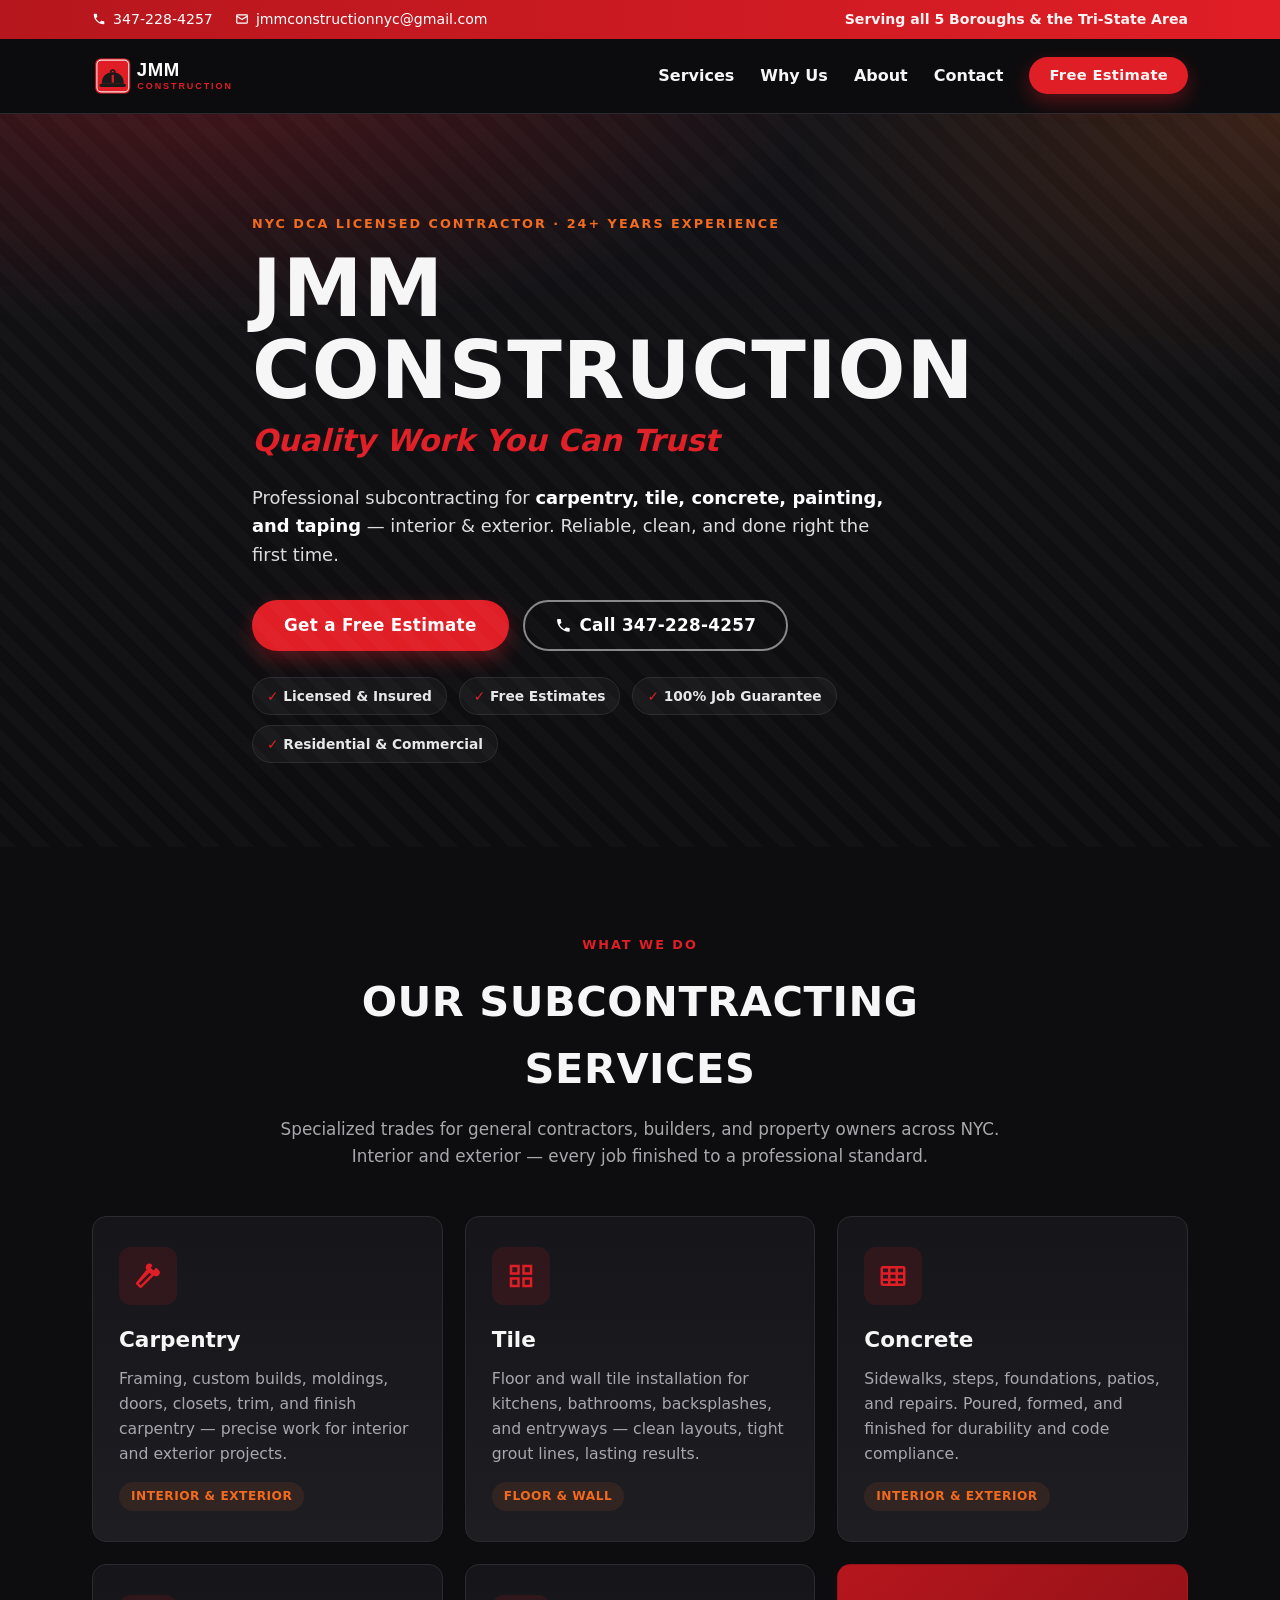
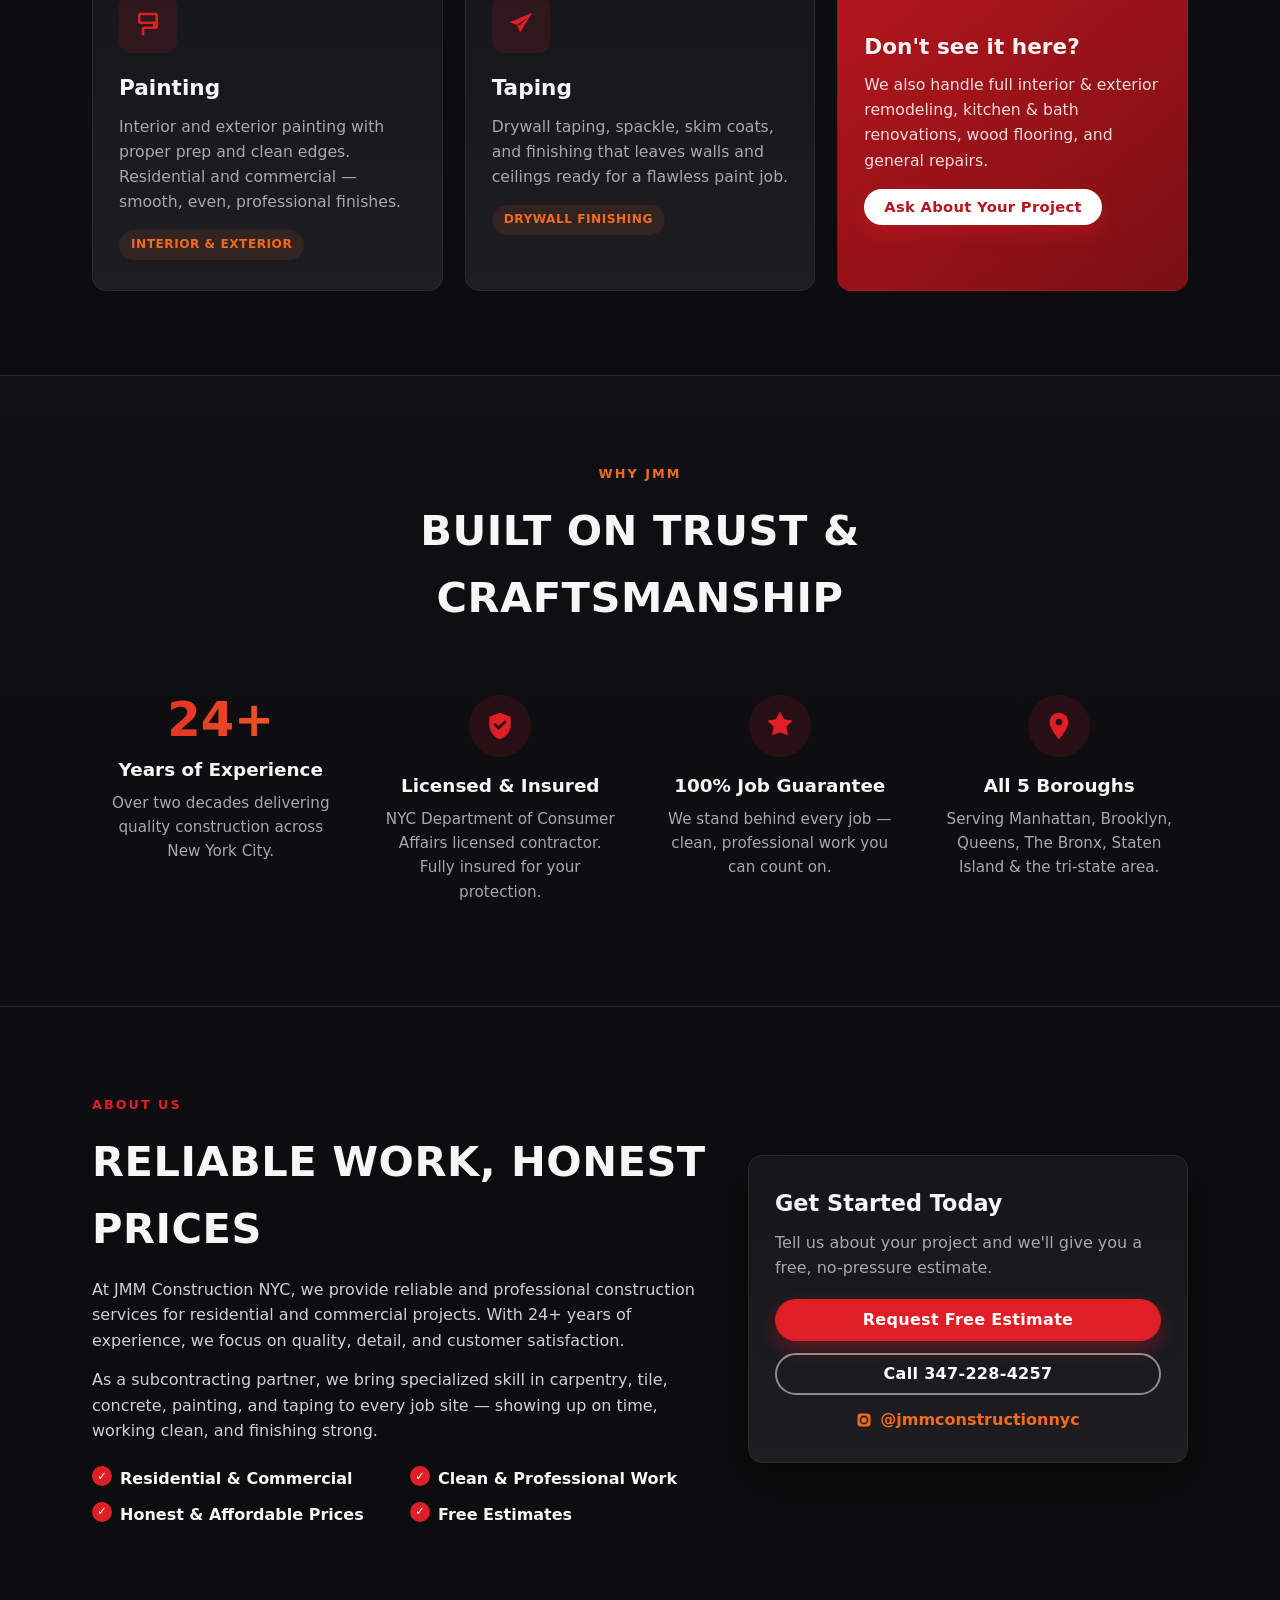
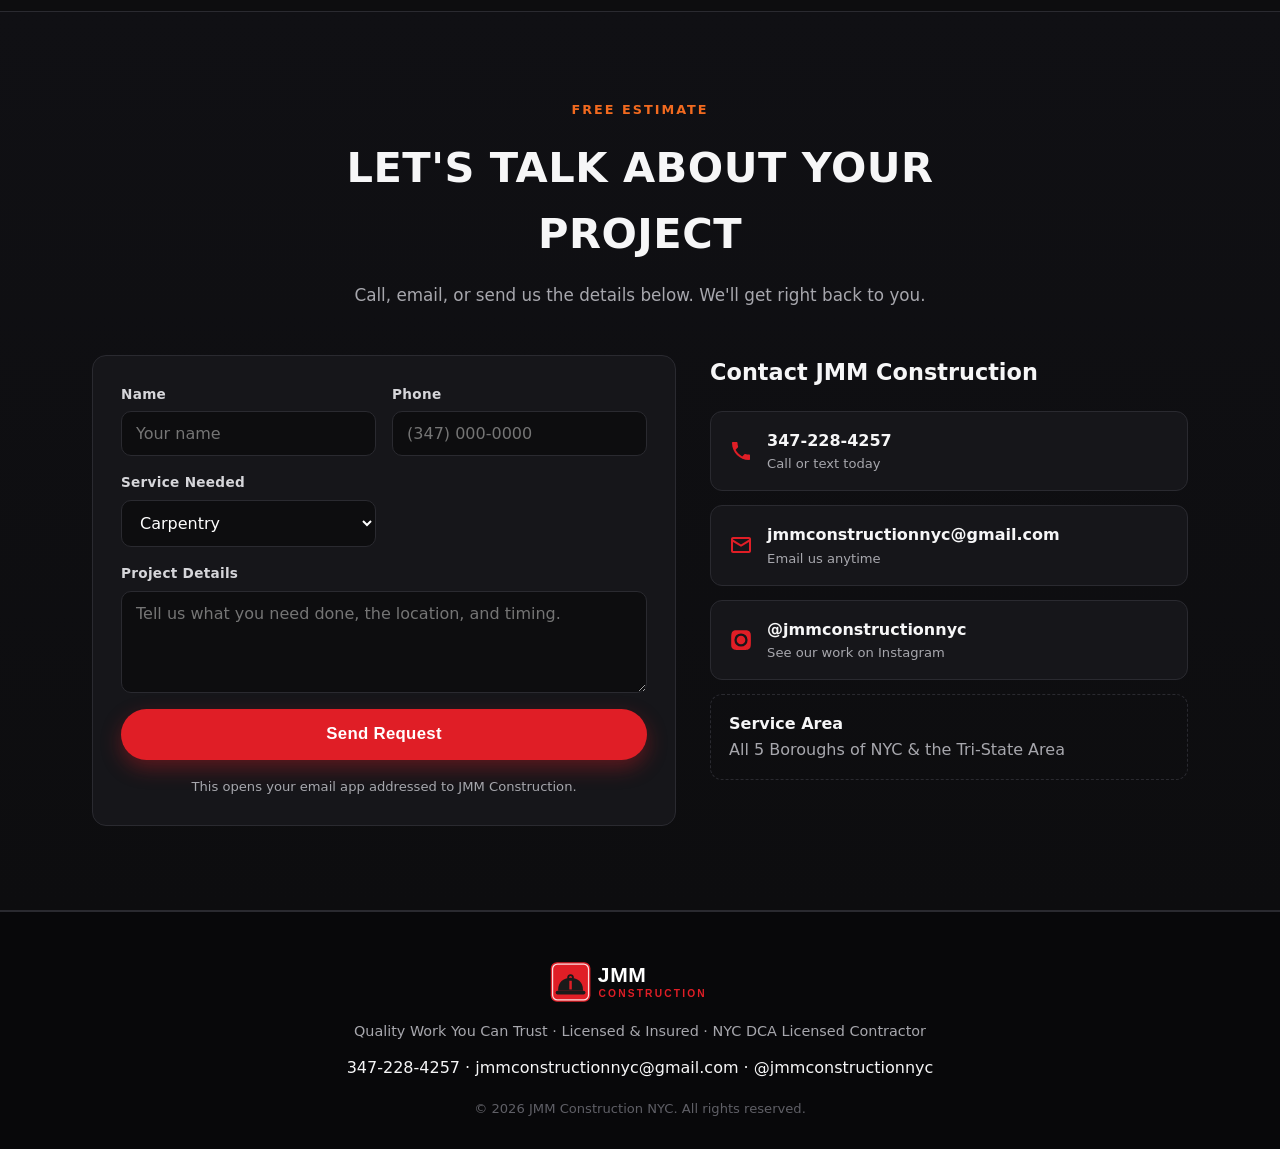
<file: index.html>
<!DOCTYPE html>
<html lang="en">
<head>
  <meta charset="UTF-8" />
  <meta name="viewport" content="width=device-width, initial-scale=1.0" />
  <title>JMM Construction NYC | Carpentry, Tile, Concrete, Painting & Taping</title>
  <meta name="description" content="JMM Construction NYC — professional subcontracting for carpentry, tile, concrete, painting, and taping. Interior & exterior work. Licensed & insured, serving all 5 boroughs and the tri-state area. Free estimates." />
  <meta name="theme-color" content="#0d0d0f" />

  <!-- Open Graph / social -->
  <meta property="og:title" content="JMM Construction NYC" />
  <meta property="og:description" content="Carpentry · Tile · Concrete · Painting · Taping — Interior & Exterior. Licensed & insured. Free estimates. Serving all 5 boroughs & tri-state." />
  <meta property="og:type" content="website" />

  <link rel="icon" href="assets/img/favicon.svg" type="image/svg+xml" />
  <link rel="stylesheet" href="assets/css/styles.css" />
</head>
<body>
  <!-- Top contact bar -->
  <div class="topbar">
    <div class="container topbar__inner">
      <span class="topbar__item">
        <svg class="ico" viewBox="0 0 24 24" aria-hidden="true"><path d="M6.6 10.8c1.4 2.8 3.8 5.1 6.6 6.6l2.2-2.2c.3-.3.7-.4 1-.2 1.2.4 2.4.6 3.6.6.6 0 1 .4 1 1V20c0 .6-.4 1-1 1C10.6 21 3 13.4 3 4c0-.6.4-1 1-1h3.5c.6 0 1 .4 1 1 0 1.3.2 2.5.6 3.6.1.4 0 .8-.3 1l-2.2 2.2z"/></svg>
        <a href="tel:+13472284257">347-228-4257</a>
      </span>
      <span class="topbar__item">
        <svg class="ico" viewBox="0 0 24 24" aria-hidden="true"><path d="M4 4h16c1.1 0 2 .9 2 2v12c0 1.1-.9 2-2 2H4c-1.1 0-2-.9-2-2V6c0-1.1.9-2 2-2zm0 2v.4l8 5 8-5V6H4zm16 12V8.9l-7.5 4.7c-.3.2-.7.2-1 0L4 8.9V18h16z"/></svg>
        <a href="mailto:jmmconstructionnyc@gmail.com">jmmconstructionnyc@gmail.com</a>
      </span>
      <span class="topbar__item topbar__area">Serving all 5 Boroughs &amp; the Tri-State Area</span>
    </div>
  </div>

  <!-- Navigation -->
  <header class="nav" id="nav">
    <div class="container nav__inner">
      <a class="brand" href="#top" aria-label="JMM Construction home">
        <img src="assets/img/logo.svg" alt="JMM Construction" class="brand__logo" />
      </a>
      <button class="nav__toggle" id="navToggle" aria-label="Open menu" aria-expanded="false">
        <span></span><span></span><span></span>
      </button>
      <nav class="nav__links" id="navLinks">
        <a href="#services">Services</a>
        <a href="#why">Why Us</a>
        <a href="#about">About</a>
        <a href="#contact">Contact</a>
        <a href="#contact" class="btn btn--sm btn--primary">Free Estimate</a>
      </nav>
    </div>
  </header>

  <!-- Hero -->
  <section class="hero" id="top">
    <div class="hero__overlay"></div>
    <div class="container hero__inner">
      <span class="eyebrow">NYC DCA Licensed Contractor &middot; 24+ Years Experience</span>
      <h1 class="hero__title">JMM Construction</h1>
      <p class="hero__tag">Quality Work You Can Trust</p>
      <p class="hero__sub">
        Professional subcontracting for <strong>carpentry, tile, concrete, painting, and taping</strong>
        — interior &amp; exterior. Reliable, clean, and done right the first time.
      </p>
      <div class="hero__cta">
        <a href="#contact" class="btn btn--primary btn--lg">Get a Free Estimate</a>
        <a href="tel:+13472284257" class="btn btn--ghost btn--lg">
          <svg class="ico" viewBox="0 0 24 24" aria-hidden="true"><path d="M6.6 10.8c1.4 2.8 3.8 5.1 6.6 6.6l2.2-2.2c.3-.3.7-.4 1-.2 1.2.4 2.4.6 3.6.6.6 0 1 .4 1 1V20c0 .6-.4 1-1 1C10.6 21 3 13.4 3 4c0-.6.4-1 1-1h3.5c.6 0 1 .4 1 1 0 1.3.2 2.5.6 3.6.1.4 0 .8-.3 1l-2.2 2.2z"/></svg>
          Call 347-228-4257
        </a>
      </div>
      <ul class="hero__badges">
        <li>Licensed &amp; Insured</li>
        <li>Free Estimates</li>
        <li>100% Job Guarantee</li>
        <li>Residential &amp; Commercial</li>
      </ul>
    </div>
  </section>

  <!-- Services -->
  <section class="section" id="services">
    <div class="container">
      <div class="section__head">
        <span class="eyebrow eyebrow--dark">What We Do</span>
        <h2 class="section__title">Our Subcontracting Services</h2>
        <p class="section__lead">Specialized trades for general contractors, builders, and property owners across NYC. Interior and exterior — every job finished to a professional standard.</p>
      </div>

      <div class="grid grid--services">
        <article class="card">
          <div class="card__icon" aria-hidden="true">
            <svg viewBox="0 0 24 24"><path d="M20.7 7.3l-1.4-1.4c-.4-.4-1-.4-1.4 0l-1.6 1.6-2.2-2.2 1-1c.4-.4.4-1 0-1.4l-.6-.6a3 3 0 0 0-4 4l.5.5L2.6 17.2c-.4.4-.4 1 0 1.4l2.8 2.8c.4.4 1 .4 1.4 0l9.9-9.9.5.5a3 3 0 0 0 4-4l-.5-.7zM6.1 19.3l-1.4-1.4 8.5-8.5 1.4 1.4-8.5 8.5z"/></svg>
          </div>
          <h3 class="card__title">Carpentry</h3>
          <p class="card__text">Framing, custom builds, moldings, doors, closets, trim, and finish carpentry — precise work for interior and exterior projects.</p>
          <span class="card__tag">Interior &amp; Exterior</span>
        </article>

        <article class="card">
          <div class="card__icon" aria-hidden="true">
            <svg viewBox="0 0 24 24"><path d="M3 3h8v8H3V3zm2 2v4h4V5H5zm8-2h8v8h-8V3zm2 2v4h4V5h-4zM3 13h8v8H3v-8zm2 2v4h4v-4H5zm8-2h8v8h-8v-8zm2 2v4h4v-4h-4z"/></svg>
          </div>
          <h3 class="card__title">Tile</h3>
          <p class="card__text">Floor and wall tile installation for kitchens, bathrooms, backsplashes, and entryways — clean layouts, tight grout lines, lasting results.</p>
          <span class="card__tag">Floor &amp; Wall</span>
        </article>

        <article class="card">
          <div class="card__icon" aria-hidden="true">
            <svg viewBox="0 0 24 24"><path d="M2 6a2 2 0 0 1 2-2h16a2 2 0 0 1 2 2v12a2 2 0 0 1-2 2H4a2 2 0 0 1-2-2V6zm2 0v3h4V6H4zm6 0v3h4V6h-4zm6 0v3h4V6h-4zM4 11v3h4v-3H4zm6 0v3h4v-3h-4zm6 0v3h4v-3h-4zM4 16v2h4v-2H4zm6 0v2h4v-2h-4zm6 0v2h4v-2h-4z"/></svg>
          </div>
          <h3 class="card__title">Concrete</h3>
          <p class="card__text">Sidewalks, steps, foundations, patios, and repairs. Poured, formed, and finished for durability and code compliance.</p>
          <span class="card__tag">Interior &amp; Exterior</span>
        </article>

        <article class="card">
          <div class="card__icon" aria-hidden="true">
            <svg viewBox="0 0 24 24"><path d="M18 3H6c-1.1 0-2 .9-2 2v5c0 1.1.9 2 2 2h10v2H9c-1.1 0-2 .9-2 2v5h2v-5h9c1.1 0 2-.9 2-2V5c0-1.1-.9-2-2-2zm0 7H6V5h12v5z"/></svg>
          </div>
          <h3 class="card__title">Painting</h3>
          <p class="card__text">Interior and exterior painting with proper prep and clean edges. Residential and commercial — smooth, even, professional finishes.</p>
          <span class="card__tag">Interior &amp; Exterior</span>
        </article>

        <article class="card">
          <div class="card__icon" aria-hidden="true">
            <svg viewBox="0 0 24 24"><path d="M21 3L3 10.5l6 2.3 2.3 6L21 3zm-3.8 3.9l-6.1 6.1-1.9-.7 8-5.4z"/></svg>
          </div>
          <h3 class="card__title">Taping</h3>
          <p class="card__text">Drywall taping, spackle, skim coats, and finishing that leaves walls and ceilings ready for a flawless paint job.</p>
          <span class="card__tag">Drywall Finishing</span>
        </article>

        <article class="card card--cta">
          <h3 class="card__title">Don't see it here?</h3>
          <p class="card__text">We also handle full interior &amp; exterior remodeling, kitchen &amp; bath renovations, wood flooring, and general repairs.</p>
          <a href="#contact" class="btn btn--primary btn--sm">Ask About Your Project</a>
        </article>
      </div>
    </div>
  </section>

  <!-- Why choose us -->
  <section class="section section--dark" id="why">
    <div class="container">
      <div class="section__head">
        <span class="eyebrow">Why JMM</span>
        <h2 class="section__title">Built on Trust &amp; Craftsmanship</h2>
      </div>
      <div class="grid grid--why">
        <div class="feature">
          <div class="feature__num">24+</div>
          <h3>Years of Experience</h3>
          <p>Over two decades delivering quality construction across New York City.</p>
        </div>
        <div class="feature">
          <div class="feature__icon" aria-hidden="true">
            <svg viewBox="0 0 24 24"><path d="M12 2l8 3v6c0 5-3.4 9.4-8 11-4.6-1.6-8-6-8-11V5l8-3zm-1 13l6-6-1.4-1.4L11 12.2 8.4 9.6 7 11l4 4z"/></svg>
          </div>
          <h3>Licensed &amp; Insured</h3>
          <p>NYC Department of Consumer Affairs licensed contractor. Fully insured for your protection.</p>
        </div>
        <div class="feature">
          <div class="feature__icon" aria-hidden="true">
            <svg viewBox="0 0 24 24"><path d="M12 1l3 6 6.5.9-4.7 4.6 1.1 6.5L12 16.9 6.1 19l1.1-6.5L2.5 7.9 9 7l3-6z"/></svg>
          </div>
          <h3>100% Job Guarantee</h3>
          <p>We stand behind every job — clean, professional work you can count on.</p>
        </div>
        <div class="feature">
          <div class="feature__icon" aria-hidden="true">
            <svg viewBox="0 0 24 24"><path d="M12 2C8.1 2 5 5.1 5 9c0 5.2 7 13 7 13s7-7.8 7-13c0-3.9-3.1-7-7-7zm0 9.5A2.5 2.5 0 1 1 12 6.5a2.5 2.5 0 0 1 0 5z"/></svg>
          </div>
          <h3>All 5 Boroughs</h3>
          <p>Serving Manhattan, Brooklyn, Queens, The Bronx, Staten Island &amp; the tri-state area.</p>
        </div>
      </div>
    </div>
  </section>

  <!-- About -->
  <section class="section" id="about">
    <div class="container about">
      <div class="about__text">
        <span class="eyebrow eyebrow--dark">About Us</span>
        <h2 class="section__title">Reliable Work, Honest Prices</h2>
        <p>At JMM Construction NYC, we provide reliable and professional construction services for residential and commercial projects. With 24+ years of experience, we focus on quality, detail, and customer satisfaction.</p>
        <p>As a subcontracting partner, we bring specialized skill in carpentry, tile, concrete, painting, and taping to every job site — showing up on time, working clean, and finishing strong.</p>
        <ul class="checklist">
          <li>Residential &amp; Commercial</li>
          <li>Clean &amp; Professional Work</li>
          <li>Honest &amp; Affordable Prices</li>
          <li>Free Estimates</li>
        </ul>
      </div>
      <aside class="about__card">
        <h3>Get Started Today</h3>
        <p>Tell us about your project and we'll give you a free, no-pressure estimate.</p>
        <a href="#contact" class="btn btn--primary btn--block">Request Free Estimate</a>
        <a href="tel:+13472284257" class="btn btn--ghost btn--block">Call 347-228-4257</a>
        <a href="https://instagram.com/jmmconstructionnyc" target="_blank" rel="noopener" class="about__ig">
          <svg class="ico" viewBox="0 0 24 24" aria-hidden="true"><path d="M12 2.2c3.2 0 3.6 0 4.9.1 1.2.1 1.8.3 2.2.4.6.2 1 .5 1.4.9.4.4.7.8.9 1.4.2.4.4 1 .4 2.2.1 1.3.1 1.7.1 4.9s0 3.6-.1 4.9c-.1 1.2-.3 1.8-.4 2.2-.2.6-.5 1-.9 1.4-.4.4-.8.7-1.4.9-.4.2-1 .4-2.2.4-1.3.1-1.7.1-4.9.1s-3.6 0-4.9-.1c-1.2-.1-1.8-.3-2.2-.4-.6-.2-1-.5-1.4-.9-.4-.4-.7-.8-.9-1.4-.2-.4-.4-1-.4-2.2C2.2 15.6 2.2 15.2 2.2 12s0-3.6.1-4.9c.1-1.2.3-1.8.4-2.2.2-.6.5-1 .9-1.4.4-.4.8-.7 1.4-.9.4-.2 1-.4 2.2-.4C8.4 2.2 8.8 2.2 12 2.2zm0 3.2A6.6 6.6 0 1 0 12 18.6 6.6 6.6 0 0 0 12 5.4zm0 10.9A4.3 4.3 0 1 1 12 7.7a4.3 4.3 0 0 1 0 8.6zm6.8-11.2a1.5 1.5 0 1 1-3 0 1.5 1.5 0 0 1 3 0z"/></svg>
          @jmmconstructionnyc
        </a>
      </aside>
    </div>
  </section>

  <!-- Contact -->
  <section class="section section--dark" id="contact">
    <div class="container">
      <div class="section__head">
        <span class="eyebrow">Free Estimate</span>
        <h2 class="section__title">Let's Talk About Your Project</h2>
        <p class="section__lead">Call, email, or send us the details below. We'll get right back to you.</p>
      </div>

      <div class="contact">
        <form class="contact__form" id="estimateForm" novalidate>
          <div class="field">
            <label for="name">Name</label>
            <input type="text" id="name" name="name" required placeholder="Your name" />
          </div>
          <div class="field">
            <label for="phone">Phone</label>
            <input type="tel" id="phone" name="phone" placeholder="(347) 000-0000" />
          </div>
          <div class="field">
            <label for="service">Service Needed</label>
            <select id="service" name="service">
              <option value="Carpentry">Carpentry</option>
              <option value="Tile">Tile</option>
              <option value="Concrete">Concrete</option>
              <option value="Painting">Painting</option>
              <option value="Taping">Taping</option>
              <option value="Multiple / Other">Multiple / Other</option>
            </select>
          </div>
          <div class="field field--full">
            <label for="details">Project Details</label>
            <textarea id="details" name="details" rows="4" placeholder="Tell us what you need done, the location, and timing."></textarea>
          </div>
          <button type="submit" class="btn btn--primary btn--lg btn--block">Send Request</button>
          <p class="contact__note">This opens your email app addressed to JMM Construction.</p>
        </form>

        <div class="contact__info">
          <h3>Contact JMM Construction</h3>
          <a class="contact__row" href="tel:+13472284257">
            <svg class="ico" viewBox="0 0 24 24" aria-hidden="true"><path d="M6.6 10.8c1.4 2.8 3.8 5.1 6.6 6.6l2.2-2.2c.3-.3.7-.4 1-.2 1.2.4 2.4.6 3.6.6.6 0 1 .4 1 1V20c0 .6-.4 1-1 1C10.6 21 3 13.4 3 4c0-.6.4-1 1-1h3.5c.6 0 1 .4 1 1 0 1.3.2 2.5.6 3.6.1.4 0 .8-.3 1l-2.2 2.2z"/></svg>
            <span><strong>347-228-4257</strong><small>Call or text today</small></span>
          </a>
          <a class="contact__row" href="mailto:jmmconstructionnyc@gmail.com">
            <svg class="ico" viewBox="0 0 24 24" aria-hidden="true"><path d="M4 4h16c1.1 0 2 .9 2 2v12c0 1.1-.9 2-2 2H4c-1.1 0-2-.9-2-2V6c0-1.1.9-2 2-2zm0 2v.4l8 5 8-5V6H4zm16 12V8.9l-7.5 4.7c-.3.2-.7.2-1 0L4 8.9V18h16z"/></svg>
            <span><strong>jmmconstructionnyc@gmail.com</strong><small>Email us anytime</small></span>
          </a>
          <a class="contact__row" href="https://instagram.com/jmmconstructionnyc" target="_blank" rel="noopener">
            <svg class="ico" viewBox="0 0 24 24" aria-hidden="true"><path d="M12 2.2c3.2 0 3.6 0 4.9.1 1.2.1 1.8.3 2.2.4.6.2 1 .5 1.4.9.4.4.7.8.9 1.4.2.4.4 1 .4 2.2.1 1.3.1 1.7.1 4.9s0 3.6-.1 4.9c-.1 1.2-.3 1.8-.4 2.2-.2.6-.5 1-.9 1.4-.4.4-.8.7-1.4.9-.4.2-1 .4-2.2.4-1.3.1-1.7.1-4.9.1s-3.6 0-4.9-.1c-1.2-.1-1.8-.3-2.2-.4-.6-.2-1-.5-1.4-.9-.4-.4-.7-.8-.9-1.4-.2-.4-.4-1-.4-2.2C2.2 15.6 2.2 15.2 2.2 12s0-3.6.1-4.9c.1-1.2.3-1.8.4-2.2.2-.6.5-1 .9-1.4.4-.4.8-.7 1.4-.9.4-.2 1-.4 2.2-.4C8.4 2.2 8.8 2.2 12 2.2zm0 3.2A6.6 6.6 0 1 0 12 18.6 6.6 6.6 0 0 0 12 5.4zm0 10.9A4.3 4.3 0 1 1 12 7.7a4.3 4.3 0 0 1 0 8.6zm6.8-11.2a1.5 1.5 0 1 1-3 0 1.5 1.5 0 0 1 3 0z"/></svg>
            <span><strong>@jmmconstructionnyc</strong><small>See our work on Instagram</small></span>
          </a>
          <div class="contact__area">
            <strong>Service Area</strong>
            <p>All 5 Boroughs of NYC &amp; the Tri-State Area</p>
          </div>
        </div>
      </div>
    </div>
  </section>

  <!-- Footer -->
  <footer class="footer">
    <div class="container footer__inner">
      <img src="assets/img/logo.svg" alt="JMM Construction" class="footer__logo" />
      <p class="footer__tag">Quality Work You Can Trust &middot; Licensed &amp; Insured &middot; NYC DCA Licensed Contractor</p>
      <p class="footer__contact">
        <a href="tel:+13472284257">347-228-4257</a> &middot;
        <a href="mailto:jmmconstructionnyc@gmail.com">jmmconstructionnyc@gmail.com</a> &middot;
        <a href="https://instagram.com/jmmconstructionnyc" target="_blank" rel="noopener">@jmmconstructionnyc</a>
      </p>
      <p class="footer__copy">&copy; <span id="year"></span> JMM Construction NYC. All rights reserved.</p>
    </div>
  </footer>

  <a href="tel:+13472284257" class="fab" aria-label="Call JMM Construction">
    <svg viewBox="0 0 24 24" aria-hidden="true"><path d="M6.6 10.8c1.4 2.8 3.8 5.1 6.6 6.6l2.2-2.2c.3-.3.7-.4 1-.2 1.2.4 2.4.6 3.6.6.6 0 1 .4 1 1V20c0 .6-.4 1-1 1C10.6 21 3 13.4 3 4c0-.6.4-1 1-1h3.5c.6 0 1 .4 1 1 0 1.3.2 2.5.6 3.6.1.4 0 .8-.3 1l-2.2 2.2z"/></svg>
  </a>

  <script src="assets/js/main.js"></script>
</body>
</html>
</file>
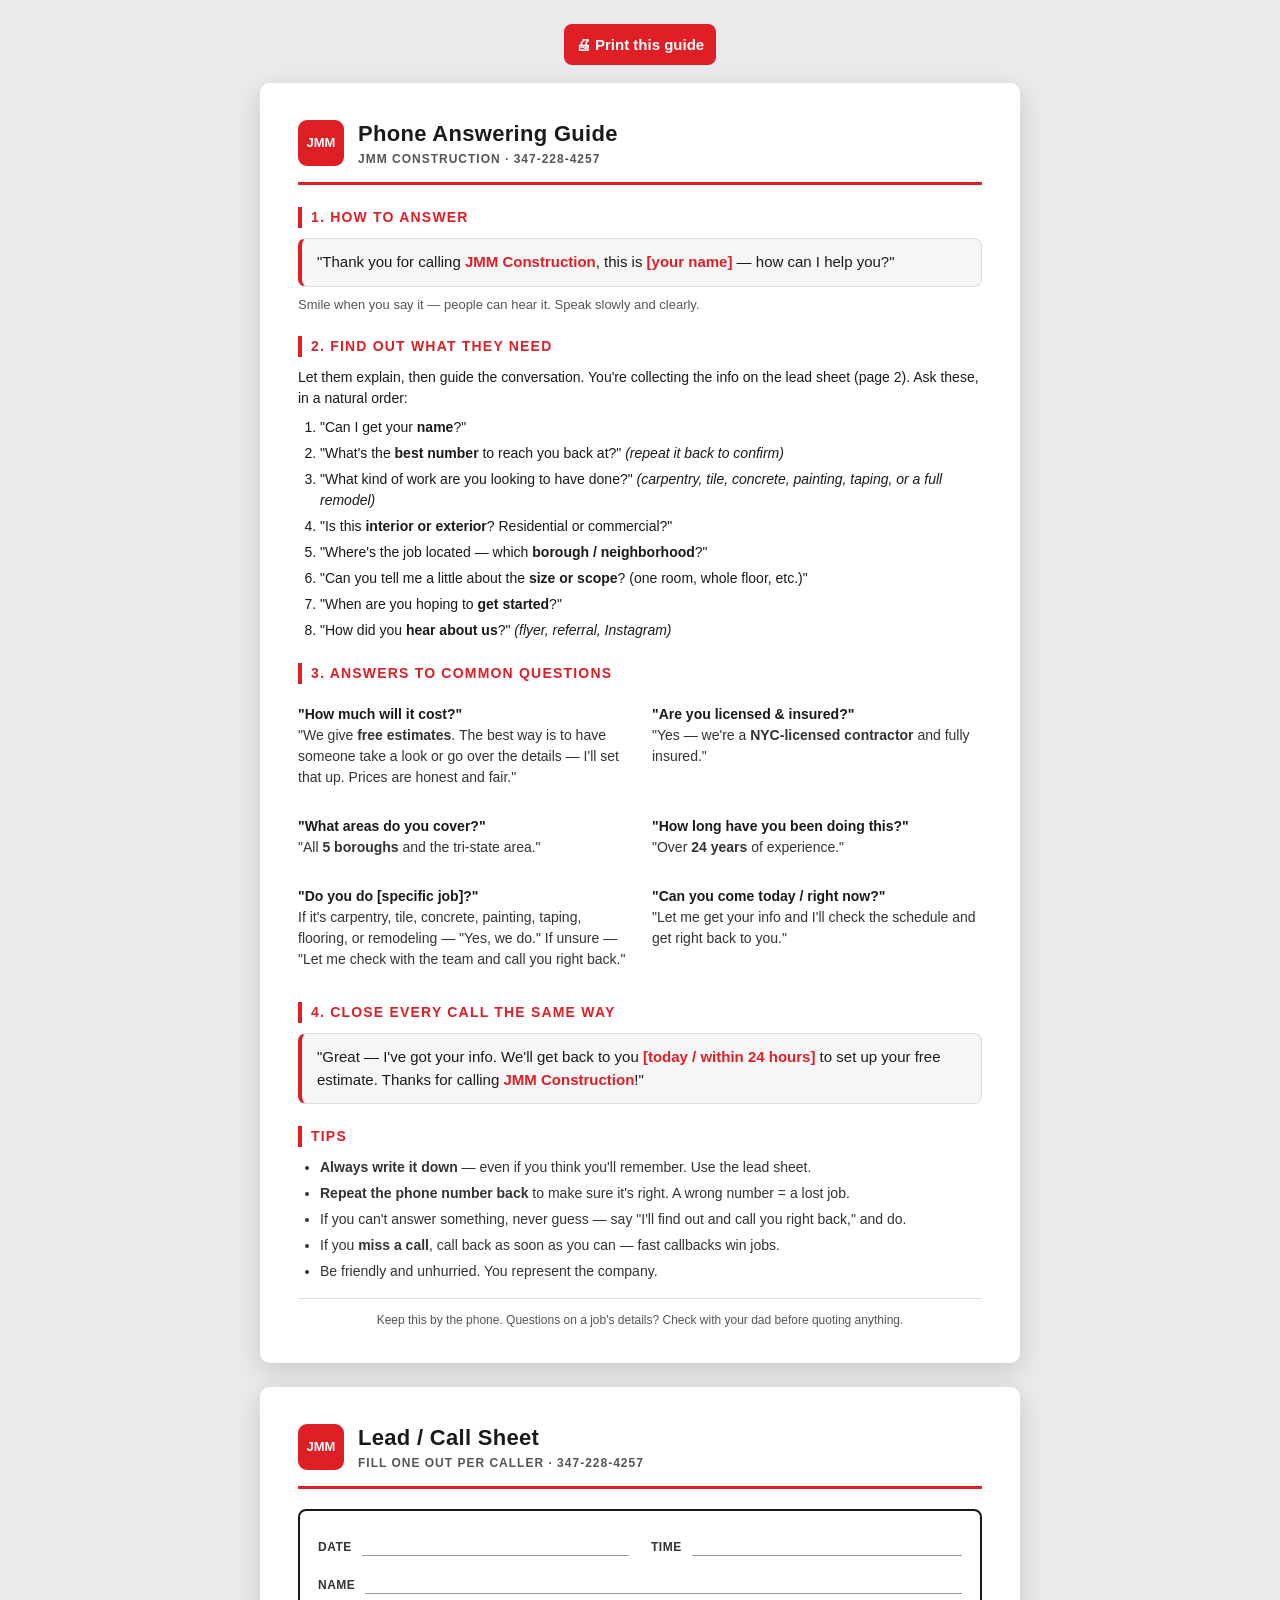
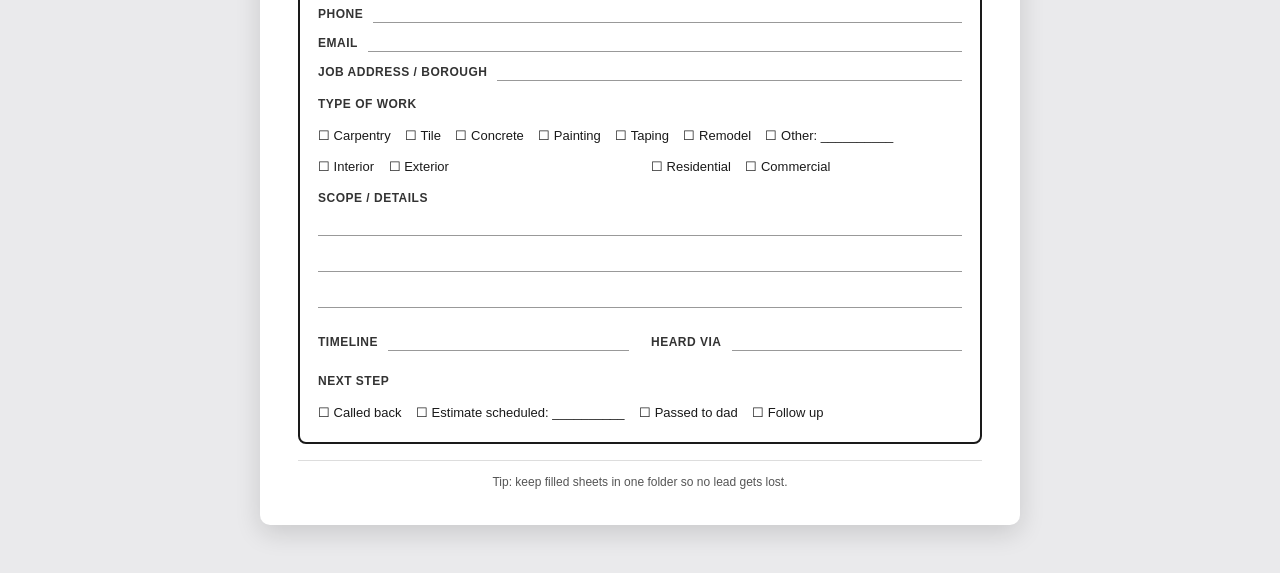
<file: call-guide.html>
<!DOCTYPE html>
<html lang="en">
<head>
<meta charset="UTF-8" />
<meta name="viewport" content="width=device-width, initial-scale=1.0" />
<title>JMM Construction — Phone Answering Guide</title>
<style>
  :root{ --red:#e01e26; --dark:#0d0d0f; --ink:#1a1a1a; --muted:#555; --line:#ddd; --soft:#f6f6f7; }
  *{box-sizing:border-box;margin:0;padding:0;}
  body{font-family:"Segoe UI",Arial,sans-serif;color:var(--ink);background:#eaeaec;line-height:1.5;padding:24px;}
  .sheet{max-width:760px;margin:0 auto 24px;background:#fff;padding:34px 38px;border-radius:10px;box-shadow:0 8px 26px rgba(0,0,0,.14);}
  .head{display:flex;align-items:center;gap:14px;border-bottom:3px solid var(--red);padding-bottom:14px;margin-bottom:20px;}
  .head .badge{width:46px;height:46px;border-radius:9px;background:var(--red);display:grid;place-items:center;color:#fff;font-weight:900;font-size:13px;flex:none;}
  .head h1{font-size:22px;letter-spacing:.3px;}
  .head p{font-size:12px;color:var(--muted);font-weight:600;text-transform:uppercase;letter-spacing:1px;}
  h2{font-size:14px;text-transform:uppercase;letter-spacing:1.2px;color:var(--red);margin:22px 0 10px;border-left:4px solid var(--red);padding-left:9px;}
  .say{background:var(--soft);border:1px solid var(--line);border-left:4px solid var(--red);border-radius:8px;padding:12px 15px;margin:8px 0;font-size:15px;}
  .say b{color:var(--red);}
  ol,ul{margin:8px 0 8px 22px;}
  li{margin:5px 0;font-size:14px;}
  .grid{display:grid;grid-template-columns:1fr 1fr;gap:8px 24px;}
  .qa{margin:10px 0;}
  .qa .q{font-weight:800;font-size:14px;}
  .qa .a{font-size:14px;color:#333;}
  .tips li{color:#333;}
  .intake{border:2px solid var(--ink);border-radius:8px;padding:16px 18px;margin-top:8px;}
  .row{display:flex;gap:10px;margin:9px 0;align-items:flex-end;}
  .row label{font-size:12px;font-weight:800;text-transform:uppercase;letter-spacing:.5px;color:#333;white-space:nowrap;}
  .line{flex:1;border-bottom:1.5px solid #999;height:20px;}
  .two{display:grid;grid-template-columns:1fr 1fr;gap:10px 22px;}
  .chk{font-size:13px;}
  .foot{margin-top:16px;font-size:12px;color:var(--muted);text-align:center;border-top:1px solid var(--line);padding-top:12px;}
  .print-btn{display:block;max-width:760px;margin:0 auto 18px;background:var(--red);color:#fff;border:0;border-radius:8px;padding:12px;font-weight:800;font-size:15px;cursor:pointer;}
  @media print{ body{background:#fff;padding:0;} .sheet{box-shadow:none;margin:0;border-radius:0;max-width:100%;} .print-btn{display:none;} .sheet.page2{page-break-before:always;} }
</style>
</head>
<body>

  <button class="print-btn" onclick="window.print()">🖨 Print this guide</button>

  <!-- PAGE 1: SCRIPT -->
  <div class="sheet">
    <div class="head">
      <div class="badge">JMM</div>
      <div>
        <h1>Phone Answering Guide</h1>
        <p>JMM Construction &middot; 347-228-4257</p>
      </div>
    </div>

    <h2>1. How to answer</h2>
    <div class="say">"Thank you for calling <b>JMM Construction</b>, this is <b>[your name]</b> — how can I help you?"</div>
    <p style="font-size:13px;color:var(--muted)">Smile when you say it — people can hear it. Speak slowly and clearly.</p>

    <h2>2. Find out what they need</h2>
    <p style="font-size:14px">Let them explain, then guide the conversation. You're collecting the info on the lead sheet (page 2). Ask these, in a natural order:</p>
    <ol>
      <li>"Can I get your <b>name</b>?"</li>
      <li>"What's the <b>best number</b> to reach you back at?" <em>(repeat it back to confirm)</em></li>
      <li>"What kind of work are you looking to have done?" <em>(carpentry, tile, concrete, painting, taping, or a full remodel)</em></li>
      <li>"Is this <b>interior or exterior</b>? Residential or commercial?"</li>
      <li>"Where's the job located — which <b>borough / neighborhood</b>?"</li>
      <li>"Can you tell me a little about the <b>size or scope</b>? (one room, whole floor, etc.)"</li>
      <li>"When are you hoping to <b>get started</b>?"</li>
      <li>"How did you <b>hear about us</b>?" <em>(flyer, referral, Instagram)</em></li>
    </ol>

    <h2>3. Answers to common questions</h2>
    <div class="grid">
      <div class="qa"><div class="q">"How much will it cost?"</div><div class="a">"We give <b>free estimates</b>. The best way is to have someone take a look or go over the details — I'll set that up. Prices are honest and fair."</div></div>
      <div class="qa"><div class="q">"Are you licensed & insured?"</div><div class="a">"Yes — we're a <b>NYC-licensed contractor</b> and fully insured."</div></div>
      <div class="qa"><div class="q">"What areas do you cover?"</div><div class="a">"All <b>5 boroughs</b> and the tri-state area."</div></div>
      <div class="qa"><div class="q">"How long have you been doing this?"</div><div class="a">"Over <b>24 years</b> of experience."</div></div>
      <div class="qa"><div class="q">"Do you do [specific job]?"</div><div class="a">If it's carpentry, tile, concrete, painting, taping, flooring, or remodeling — "Yes, we do." If unsure — "Let me check with the team and call you right back."</div></div>
      <div class="qa"><div class="q">"Can you come today / right now?"</div><div class="a">"Let me get your info and I'll check the schedule and get right back to you."</div></div>
    </div>

    <h2>4. Close every call the same way</h2>
    <div class="say">"Great — I've got your info. We'll get back to you <b>[today / within 24 hours]</b> to set up your free estimate. Thanks for calling <b>JMM Construction</b>!"</div>

    <h2>Tips</h2>
    <ul class="tips">
      <li><b>Always write it down</b> — even if you think you'll remember. Use the lead sheet.</li>
      <li><b>Repeat the phone number back</b> to make sure it's right. A wrong number = a lost job.</li>
      <li>If you can't answer something, never guess — say "I'll find out and call you right back," and do.</li>
      <li>If you <b>miss a call</b>, call back as soon as you can — fast callbacks win jobs.</li>
      <li>Be friendly and unhurried. You represent the company.</li>
    </ul>
    <div class="foot">Keep this by the phone. Questions on a job's details? Check with your dad before quoting anything.</div>
  </div>

  <!-- PAGE 2: LEAD SHEET -->
  <div class="sheet page2">
    <div class="head">
      <div class="badge">JMM</div>
      <div>
        <h1>Lead / Call Sheet</h1>
        <p>Fill one out per caller &middot; 347-228-4257</p>
      </div>
    </div>

    <div class="intake">
      <div class="two">
        <div class="row"><label>Date</label><span class="line"></span></div>
        <div class="row"><label>Time</label><span class="line"></span></div>
      </div>
      <div class="row"><label>Name</label><span class="line"></span></div>
      <div class="row"><label>Phone</label><span class="line"></span></div>
      <div class="row"><label>Email</label><span class="line"></span></div>
      <div class="row"><label>Job Address / Borough</label><span class="line"></span></div>

      <div class="row" style="margin-top:14px"><label>Type of work</label></div>
      <div style="font-size:13px;line-height:2.1">
        ☐ Carpentry &nbsp;&nbsp; ☐ Tile &nbsp;&nbsp; ☐ Concrete &nbsp;&nbsp; ☐ Painting &nbsp;&nbsp; ☐ Taping &nbsp;&nbsp; ☐ Remodel &nbsp;&nbsp; ☐ Other: __________
      </div>
      <div class="two" style="margin-top:8px">
        <div class="chk">☐ Interior &nbsp;&nbsp; ☐ Exterior</div>
        <div class="chk">☐ Residential &nbsp;&nbsp; ☐ Commercial</div>
      </div>

      <div class="row" style="margin-top:12px"><label>Scope / details</label></div>
      <span class="line" style="display:block"></span>
      <span class="line" style="display:block;margin-top:16px"></span>
      <span class="line" style="display:block;margin-top:16px"></span>

      <div class="two" style="margin-top:14px">
        <div class="row"><label>Timeline</label><span class="line"></span></div>
        <div class="row"><label>Heard via</label><span class="line"></span></div>
      </div>

      <div class="row" style="margin-top:12px"><label>Next step</label></div>
      <div style="font-size:13px;line-height:2.1">
        ☐ Called back &nbsp;&nbsp; ☐ Estimate scheduled: __________ &nbsp;&nbsp; ☐ Passed to dad &nbsp;&nbsp; ☐ Follow up
      </div>
    </div>
    <div class="foot">Tip: keep filled sheets in one folder so no lead gets lost.</div>
  </div>

</body>
</html>
</file>
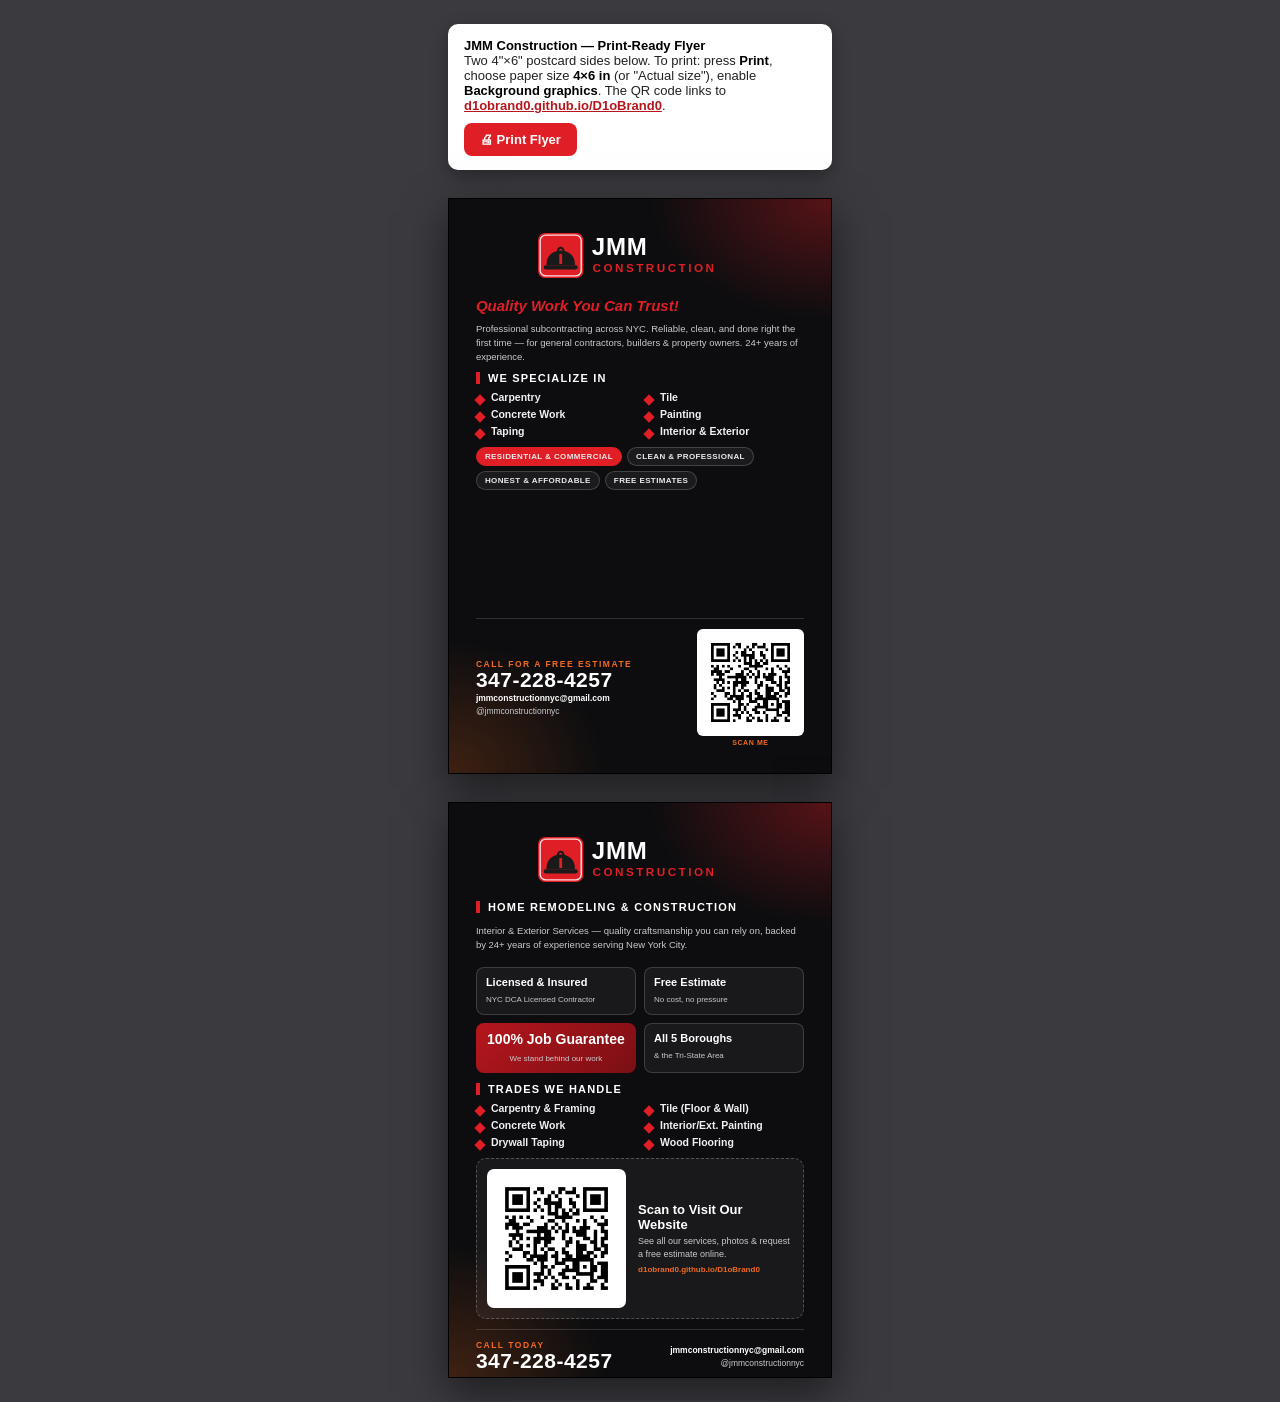
<file: flyer.html>
<!DOCTYPE html>
<html lang="en">
<head>
<meta charset="UTF-8" />
<meta name="viewport" content="width=device-width, initial-scale=1.0" />
<title>JMM Construction — Flyer (Print Ready)</title>
<style>
  :root{
    --black:#0d0d0f; --panel:#17171b; --red:#e01e26; --red-dark:#b6161d;
    --orange:#f26a1f; --white:#fff; --muted:#c9c9cf;
    --font:"Arial",Helvetica,sans-serif;
  }
  *{box-sizing:border-box;margin:0;padding:0;}
  body{background:#3a3a3f;font-family:var(--font);padding:24px;display:flex;flex-direction:column;align-items:center;gap:28px;}

  .toolbar{
    width:4in;max-width:100%;background:#fff;border-radius:10px;padding:14px 16px;
    font-size:13px;color:#222;box-shadow:0 6px 18px rgba(0,0,0,.3);
  }
  .toolbar b{color:#000;}
  .toolbar button{
    margin-top:10px;background:var(--red);color:#fff;border:0;border-radius:8px;
    padding:9px 16px;font-weight:800;cursor:pointer;font-size:13px;
  }
  .toolbar a{color:var(--red-dark);font-weight:700;}

  /* Postcard: 4in x 6in portrait */
  .flyer{
    width:4in;height:6in;position:relative;overflow:hidden;
    background:var(--black);color:#fff;
    box-shadow:0 14px 40px rgba(0,0,0,.5);
    border:1px solid #000;
  }
  .flyer::before{
    content:"";position:absolute;inset:0;
    background:
      radial-gradient(300px 200px at 100% 0%, rgba(224,30,38,.35), transparent 60%),
      radial-gradient(260px 220px at 0% 100%, rgba(242,106,31,.22), transparent 60%);
    pointer-events:none;
  }
  .pad{position:relative;padding:0.28in;height:100%;display:flex;flex-direction:column;}

  .logo{height:0.62in;margin-bottom:0.1in;}
  .tag{color:var(--red);font-style:italic;font-weight:800;font-size:15px;margin:2px 0 8px;}
  .intro{font-size:9.5px;color:var(--muted);line-height:1.45;margin-bottom:9px;}

  .h{font-size:11px;font-weight:900;letter-spacing:1.2px;text-transform:uppercase;
     color:#fff;border-left:4px solid var(--red);padding-left:8px;margin-bottom:7px;}

  .services{list-style:none;display:grid;grid-template-columns:1fr 1fr;gap:5px 10px;margin-bottom:10px;}
  .services li{font-size:10.5px;font-weight:700;padding-left:15px;position:relative;color:#f1f1f3;}
  .services li::before{content:"";position:absolute;left:0;top:5px;width:8px;height:8px;
     background:var(--red);transform:rotate(45deg);}

  .pills{display:flex;flex-wrap:wrap;gap:5px;margin-bottom:auto;}
  .pill{font-size:8px;font-weight:800;letter-spacing:.4px;text-transform:uppercase;
     background:rgba(255,255,255,.06);border:1px solid rgba(255,255,255,.18);
     border-radius:999px;padding:4px 8px;color:#eaeaec;}
  .pill.red{background:var(--red);border-color:var(--red);}

  .footerbar{display:flex;align-items:center;gap:10px;margin-top:10px;
     border-top:1px solid rgba(255,255,255,.15);padding-top:10px;}
  .contact{flex:1;min-width:0;}
  .phone{font-size:21px;font-weight:900;color:#fff;letter-spacing:.5px;line-height:1;}
  .callto{font-size:8.5px;font-weight:800;color:var(--orange);letter-spacing:1.5px;text-transform:uppercase;}
  .cline{font-size:8.5px;color:var(--muted);margin-top:3px;word-break:break-all;}
  .cline b{color:#fff;}

  .qr{text-align:center;flex:none;}
  .qr img{width:1.12in;height:1.12in;background:#fff;padding:3px;border-radius:6px;display:block;}
  .qr span{display:block;font-size:7px;font-weight:800;letter-spacing:.6px;text-transform:uppercase;color:var(--orange);margin-top:3px;}

  /* Back side specifics */
  .badges{display:grid;grid-template-columns:1fr 1fr;gap:8px;margin:6px 0 10px;}
  .badge{background:rgba(255,255,255,.05);border:1px solid rgba(255,255,255,.16);
     border-radius:8px;padding:8px 9px;}
  .badge b{display:block;font-size:11px;color:#fff;}
  .badge small{font-size:8px;color:var(--muted);}
  .guarantee{background:linear-gradient(135deg,var(--red-dark),#7a0f14);border:0;text-align:center;}
  .guarantee b{font-size:14px;}
  .scanbig{margin-top:auto;background:rgba(255,255,255,.05);border:1px dashed rgba(255,255,255,.25);
     border-radius:10px;padding:10px;display:flex;align-items:center;gap:12px;}
  .scanbig img{width:1.45in;height:1.45in;background:#fff;padding:4px;border-radius:7px;flex:none;}
  .scanbig .st b{font-size:13px;color:#fff;display:block;}
  .scanbig .st small{font-size:9px;color:var(--muted);line-height:1.35;display:block;margin-top:3px;}
  .scanbig .url{font-size:8px;color:var(--orange);font-weight:800;margin-top:5px;word-break:break-all;}

  @media print{
    body{background:#fff;padding:0;gap:0;}
    .toolbar{display:none;}
    .flyer{box-shadow:none;border:none;page-break-after:always;}
    @page{size:4in 6in;margin:0;}
  }
</style>
</head>
<body>

  <div class="toolbar">
    <b>JMM Construction — Print-Ready Flyer</b><br />
    Two 4"×6" postcard sides below. To print: press <b>Print</b>, choose paper size <b>4×6 in</b> (or "Actual size"), enable <b>Background graphics</b>.
    The QR code links to <a href="https://d1obrand0.github.io/D1oBrand0/">d1obrand0.github.io/D1oBrand0</a>.
    <br /><button onclick="window.print()">🖨 Print Flyer</button>
  </div>

  <!-- ============ FRONT ============ -->
  <div class="flyer">
    <div class="pad">
      <img class="logo" alt="JMM Construction" src="[data-uri]" />
      <div class="tag">Quality Work You Can Trust!</div>
      <p class="intro">Professional subcontracting across NYC. Reliable, clean, and done right the first time — for general contractors, builders &amp; property owners. 24+ years of experience.</p>

      <div class="h">We Specialize In</div>
      <ul class="services">
        <li>Carpentry</li>
        <li>Tile</li>
        <li>Concrete Work</li>
        <li>Painting</li>
        <li>Taping</li>
        <li>Interior &amp; Exterior</li>
      </ul>

      <div class="pills">
        <span class="pill red">Residential &amp; Commercial</span>
        <span class="pill">Clean &amp; Professional</span>
        <span class="pill">Honest &amp; Affordable</span>
        <span class="pill">Free Estimates</span>
      </div>

      <div class="footerbar">
        <div class="contact">
          <div class="callto">Call for a Free Estimate</div>
          <div class="phone">347-228-4257</div>
          <div class="cline"><b>jmmconstructionnyc@gmail.com</b></div>
          <div class="cline">@jmmconstructionnyc</div>
        </div>
        <div class="qr">
          <img alt="Scan to visit our website" src="[data-uri]" />
          <span>Scan Me</span>
        </div>
      </div>
    </div>
  </div>

  <!-- ============ BACK ============ -->
  <div class="flyer">
    <div class="pad">
      <img class="logo" alt="JMM Construction" src="[data-uri]" />
      <div class="h" style="margin-top:2px;">Home Remodeling &amp; Construction</div>
      <p class="intro" style="margin-top:4px;">Interior &amp; Exterior Services — quality craftsmanship you can rely on, backed by 24+ years of experience serving New York City.</p>

      <div class="badges">
        <div class="badge"><b>Licensed &amp; Insured</b><small>NYC DCA Licensed Contractor</small></div>
        <div class="badge"><b>Free Estimate</b><small>No cost, no pressure</small></div>
        <div class="badge guarantee"><b>100% Job Guarantee</b><small>We stand behind our work</small></div>
        <div class="badge"><b>All 5 Boroughs</b><small>&amp; the Tri-State Area</small></div>
      </div>

      <div class="h">Trades We Handle</div>
      <ul class="services">
        <li>Carpentry &amp; Framing</li>
        <li>Tile (Floor &amp; Wall)</li>
        <li>Concrete Work</li>
        <li>Interior/Ext. Painting</li>
        <li>Drywall Taping</li>
        <li>Wood Flooring</li>
      </ul>

      <div class="scanbig">
        <img alt="Scan to visit our website" src="[data-uri]" />
        <div class="st">
          <b>Scan to Visit Our Website</b>
          <small>See all our services, photos &amp; request a free estimate online.</small>
          <div class="url">d1obrand0.github.io/D1oBrand0</div>
        </div>
      </div>

      <div class="footerbar">
        <div class="contact">
          <div class="callto">Call Today</div>
          <div class="phone">347-228-4257</div>
        </div>
        <div class="qr" style="text-align:right;">
          <div class="cline" style="text-align:right;"><b>jmmconstructionnyc@gmail.com</b></div>
          <div class="cline" style="text-align:right;">@jmmconstructionnyc</div>
        </div>
      </div>
    </div>
  </div>

</body>
</html>
</file>
<file: assets/css/styles.css>
/* ===== JMM Construction — brand styles ===== */
:root {
  --black: #0d0d0f;
  --panel: #16161a;
  --panel-2: #1d1d22;
  --red: #e01e26;
  --red-dark: #b6161d;
  --orange: #f26a1f;
  --white: #f6f6f7;
  --muted: #a7a7ad;
  --line: #2a2a30;
  --radius: 14px;
  --shadow: 0 18px 40px rgba(0, 0, 0, .45);
  --maxw: 1140px;
  --font: "Segoe UI", system-ui, -apple-system, Roboto, Helvetica, Arial, sans-serif;
}

* { box-sizing: border-box; margin: 0; padding: 0; }

html { scroll-behavior: smooth; scroll-padding-top: 90px; }

body {
  font-family: var(--font);
  color: var(--white);
  background: var(--black);
  line-height: 1.6;
  -webkit-font-smoothing: antialiased;
}

img { max-width: 100%; display: block; }
a { color: inherit; text-decoration: none; }

.container { width: 100%; max-width: var(--maxw); margin: 0 auto; padding: 0 22px; }

.ico { width: 1em; height: 1em; fill: currentColor; flex: none; }

/* ===== Buttons ===== */
.btn {
  display: inline-flex;
  align-items: center;
  justify-content: center;
  gap: 8px;
  font-weight: 700;
  letter-spacing: .3px;
  border: 2px solid transparent;
  border-radius: 999px;
  padding: 11px 22px;
  cursor: pointer;
  transition: transform .15s ease, background .2s ease, color .2s ease, box-shadow .2s ease;
  font-size: 1rem;
  line-height: 1;
}
.btn:hover { transform: translateY(-2px); }
.btn--primary { background: var(--red); color: #fff; box-shadow: 0 8px 20px rgba(224, 30, 38, .35); }
.btn--primary:hover { background: var(--red-dark); }
.btn--ghost { background: transparent; color: #fff; border-color: rgba(255, 255, 255, .5); }
.btn--ghost:hover { border-color: #fff; background: rgba(255, 255, 255, .08); }
.btn--lg { padding: 15px 30px; font-size: 1.05rem; }
.btn--sm { padding: 9px 18px; font-size: .92rem; }
.btn--block { display: flex; width: 100%; }

/* ===== Top bar ===== */
.topbar {
  background: linear-gradient(90deg, var(--red-dark), var(--red));
  font-size: .88rem;
  color: #fff;
}
.topbar__inner {
  display: flex;
  flex-wrap: wrap;
  align-items: center;
  gap: 8px 22px;
  padding-top: 8px;
  padding-bottom: 8px;
}
.topbar__item { display: inline-flex; align-items: center; gap: 7px; }
.topbar__item a:hover { text-decoration: underline; }
.topbar__area { margin-left: auto; font-weight: 600; opacity: .95; }

/* ===== Nav ===== */
.nav {
  position: sticky;
  top: 0;
  z-index: 50;
  background: rgba(13, 13, 15, .9);
  backdrop-filter: blur(10px);
  border-bottom: 1px solid var(--line);
  transition: box-shadow .2s ease;
}
.nav.scrolled { box-shadow: 0 6px 22px rgba(0, 0, 0, .5); }
.nav__inner { display: flex; align-items: center; justify-content: space-between; height: 74px; }
.brand__logo { height: 46px; width: auto; }
.nav__links { display: flex; align-items: center; gap: 26px; }
.nav__links a { font-weight: 600; color: var(--white); transition: color .2s ease; }
.nav__links a:not(.btn):hover { color: var(--red); }
.nav__toggle {
  display: none;
  flex-direction: column;
  gap: 5px;
  background: none;
  border: 0;
  cursor: pointer;
  padding: 6px;
}
.nav__toggle span { width: 26px; height: 3px; background: #fff; border-radius: 2px; transition: .25s; }
.nav__toggle.open span:nth-child(1) { transform: translateY(8px) rotate(45deg); }
.nav__toggle.open span:nth-child(2) { opacity: 0; }
.nav__toggle.open span:nth-child(3) { transform: translateY(-8px) rotate(-45deg); }

/* ===== Hero ===== */
.hero {
  position: relative;
  padding: 96px 0 84px;
  background:
    radial-gradient(1100px 480px at 15% -10%, rgba(224, 30, 38, .28), transparent 60%),
    radial-gradient(900px 500px at 100% 0%, rgba(242, 106, 31, .18), transparent 55%),
    linear-gradient(180deg, #121216, #0d0d0f);
  overflow: hidden;
}
.hero::after {
  content: "";
  position: absolute;
  inset: 0;
  background-image: repeating-linear-gradient(45deg, rgba(255,255,255,.02) 0 12px, transparent 12px 24px);
  pointer-events: none;
}
.hero__inner { position: relative; max-width: 820px; }
.eyebrow {
  display: inline-block;
  font-size: .8rem;
  font-weight: 700;
  letter-spacing: 2px;
  text-transform: uppercase;
  color: var(--orange);
  margin-bottom: 14px;
}
.eyebrow--dark { color: var(--red); }
.hero__title {
  font-size: clamp(2.8rem, 7vw, 5rem);
  font-weight: 900;
  letter-spacing: 1px;
  line-height: 1.02;
  text-transform: uppercase;
}
.hero__tag {
  font-size: clamp(1.2rem, 3vw, 1.9rem);
  font-weight: 800;
  font-style: italic;
  color: var(--red);
  margin: 6px 0 18px;
}
.hero__sub { font-size: 1.12rem; color: #dcdce0; max-width: 640px; }
.hero__sub strong { color: #fff; }
.hero__cta { display: flex; flex-wrap: wrap; gap: 14px; margin: 30px 0 26px; }
.hero__badges {
  list-style: none;
  display: flex;
  flex-wrap: wrap;
  gap: 10px 12px;
}
.hero__badges li {
  font-size: .86rem;
  font-weight: 700;
  padding: 7px 14px;
  border: 1px solid var(--line);
  border-radius: 999px;
  background: rgba(255, 255, 255, .04);
  color: #e7e7ea;
}
.hero__badges li::before { content: "✓ "; color: var(--red); font-weight: 900; }

/* ===== Sections ===== */
.section { padding: 84px 0; }
.section--dark { background: linear-gradient(180deg, #101014, #0d0d0f); border-top: 1px solid var(--line); border-bottom: 1px solid var(--line); }
.section__head { max-width: 720px; margin: 0 auto 46px; text-align: center; }
.section__title { font-size: clamp(1.8rem, 4vw, 2.6rem); font-weight: 900; text-transform: uppercase; letter-spacing: .5px; }
.section__lead { color: var(--muted); margin-top: 14px; font-size: 1.05rem; }

/* ===== Grids ===== */
.grid { display: grid; gap: 22px; }
.grid--services { grid-template-columns: repeat(3, 1fr); }
.grid--why { grid-template-columns: repeat(4, 1fr); }

/* ===== Cards ===== */
.card {
  background: linear-gradient(180deg, var(--panel), var(--panel-2));
  border: 1px solid var(--line);
  border-radius: var(--radius);
  padding: 30px 26px;
  transition: transform .2s ease, border-color .2s ease, box-shadow .2s ease;
  position: relative;
  overflow: hidden;
}
.card::before {
  content: "";
  position: absolute; left: 0; top: 0; height: 4px; width: 100%;
  background: linear-gradient(90deg, var(--red), var(--orange));
  transform: scaleX(0); transform-origin: left; transition: transform .3s ease;
}
.card:hover { transform: translateY(-6px); border-color: rgba(224, 30, 38, .5); box-shadow: var(--shadow); }
.card:hover::before { transform: scaleX(1); }
.card__icon {
  width: 58px; height: 58px;
  display: grid; place-items: center;
  border-radius: 12px;
  background: rgba(224, 30, 38, .12);
  color: var(--red);
  margin-bottom: 18px;
}
.card__icon svg { width: 30px; height: 30px; fill: currentColor; }
.card__title { font-size: 1.35rem; font-weight: 800; margin-bottom: 8px; }
.card__text { color: var(--muted); font-size: .98rem; }
.card__tag {
  display: inline-block;
  margin-top: 16px;
  font-size: .76rem;
  font-weight: 700;
  letter-spacing: .5px;
  text-transform: uppercase;
  color: var(--orange);
  background: rgba(242, 106, 31, .1);
  padding: 5px 12px;
  border-radius: 999px;
}
.card--cta {
  background: linear-gradient(140deg, var(--red-dark), #7a0f14);
  border-color: transparent;
  display: flex;
  flex-direction: column;
  justify-content: center;
  align-items: flex-start;
}
.card--cta .card__text { color: rgba(255,255,255,.85); }
.card--cta .btn { margin-top: 16px; background:#fff; color: var(--red-dark); }
.card--cta:hover { transform: translateY(-6px); }
.card--cta::before { display: none; }

/* ===== Why / features ===== */
.feature { text-align: center; padding: 18px 12px; }
.feature__num {
  font-size: 3rem; font-weight: 900;
  background: linear-gradient(90deg, var(--red), var(--orange));
  -webkit-background-clip: text; background-clip: text; color: transparent;
  line-height: 1;
}
.feature__icon {
  width: 62px; height: 62px; margin: 0 auto 14px;
  display: grid; place-items: center;
  border-radius: 50%;
  background: rgba(224, 30, 38, .12);
  color: var(--red);
}
.feature__icon svg { width: 32px; height: 32px; fill: currentColor; }
.feature h3 { font-size: 1.15rem; margin: 12px 0 6px; }
.feature p { color: var(--muted); font-size: .95rem; }

/* ===== About ===== */
.about { display: grid; grid-template-columns: 1.4fr 1fr; gap: 40px; align-items: center; }
.about__text .section__title { text-align: left; }
.about__text p { color: #cfcfd4; margin-top: 14px; }
.checklist { list-style: none; margin-top: 22px; display: grid; grid-template-columns: 1fr 1fr; gap: 10px 20px; }
.checklist li { font-weight: 600; padding-left: 28px; position: relative; }
.checklist li::before {
  content: "✓";
  position: absolute; left: 0; top: 0;
  color: #fff; background: var(--red);
  width: 20px; height: 20px; border-radius: 50%;
  display: grid; place-items: center; font-size: .72rem; font-weight: 900;
}
.about__card {
  background: linear-gradient(180deg, var(--panel), var(--panel-2));
  border: 1px solid var(--line);
  border-radius: var(--radius);
  padding: 30px 26px;
  box-shadow: var(--shadow);
}
.about__card h3 { font-size: 1.4rem; margin-bottom: 8px; }
.about__card p { color: var(--muted); margin-bottom: 18px; }
.about__card .btn { margin-bottom: 12px; }
.about__ig {
  display: flex; align-items: center; justify-content: center; gap: 8px;
  margin-top: 6px; font-weight: 600; color: var(--orange);
}
.about__ig:hover { text-decoration: underline; }

/* ===== Contact ===== */
.contact { display: grid; grid-template-columns: 1.1fr .9fr; gap: 34px; align-items: start; }
.contact__form {
  background: var(--panel);
  border: 1px solid var(--line);
  border-radius: var(--radius);
  padding: 28px;
  display: grid;
  grid-template-columns: 1fr 1fr;
  gap: 16px;
}
.field { display: flex; flex-direction: column; gap: 6px; }
.field--full { grid-column: 1 / -1; }
.contact__form .btn, .contact__note { grid-column: 1 / -1; }
label { font-size: .85rem; font-weight: 700; letter-spacing: .3px; color: #d6d6da; }
input, select, textarea {
  background: var(--black);
  border: 1px solid var(--line);
  border-radius: 10px;
  padding: 12px 14px;
  color: #fff;
  font-family: inherit;
  font-size: 1rem;
  transition: border-color .2s ease, box-shadow .2s ease;
}
input:focus, select:focus, textarea:focus {
  outline: none; border-color: var(--red);
  box-shadow: 0 0 0 3px rgba(224, 30, 38, .2);
}
textarea { resize: vertical; }
.contact__note { color: var(--muted); font-size: .82rem; text-align: center; }

.contact__info { display: flex; flex-direction: column; gap: 14px; }
.contact__info h3 { font-size: 1.4rem; margin-bottom: 6px; }
.contact__row {
  display: flex; align-items: center; gap: 14px;
  background: var(--panel);
  border: 1px solid var(--line);
  border-radius: 12px;
  padding: 16px 18px;
  transition: border-color .2s ease, transform .15s ease;
}
.contact__row:hover { border-color: var(--red); transform: translateX(3px); }
.contact__row .ico { font-size: 1.5rem; color: var(--red); }
.contact__row span { display: flex; flex-direction: column; }
.contact__row small { color: var(--muted); font-size: .82rem; }
.contact__area {
  border: 1px dashed var(--line);
  border-radius: 12px;
  padding: 16px 18px;
}
.contact__area p { color: var(--muted); }

/* ===== Footer ===== */
.footer { background: #08080a; border-top: 1px solid var(--line); padding: 44px 0 30px; }
.footer__inner { text-align: center; display: flex; flex-direction: column; align-items: center; gap: 12px; }
.footer__logo { height: 52px; }
.footer__tag { color: var(--muted); font-size: .9rem; max-width: 620px; }
.footer__contact a:hover { color: var(--red); }
.footer__copy { color: #5f5f66; font-size: .82rem; margin-top: 6px; }

/* ===== Floating call button (mobile) ===== */
.fab {
  position: fixed; right: 18px; bottom: 18px; z-index: 60;
  width: 56px; height: 56px; border-radius: 50%;
  background: var(--red); color: #fff;
  display: none; place-items: center;
  box-shadow: 0 10px 24px rgba(224, 30, 38, .5);
  animation: pulse 2.2s infinite;
}
.fab svg { width: 26px; height: 26px; fill: #fff; }
@keyframes pulse {
  0% { box-shadow: 0 0 0 0 rgba(224, 30, 38, .5); }
  70% { box-shadow: 0 0 0 16px rgba(224, 30, 38, 0); }
  100% { box-shadow: 0 0 0 0 rgba(224, 30, 38, 0); }
}

/* ===== Reveal on scroll ===== */
.reveal { opacity: 0; transform: translateY(24px); transition: opacity .6s ease, transform .6s ease; }
.reveal.in { opacity: 1; transform: none; }

/* ===== Responsive ===== */
@media (max-width: 960px) {
  .grid--services { grid-template-columns: repeat(2, 1fr); }
  .grid--why { grid-template-columns: repeat(2, 1fr); }
  .about { grid-template-columns: 1fr; }
  .contact { grid-template-columns: 1fr; }
}
@media (max-width: 720px) {
  .topbar__area { display: none; }
  .nav__toggle { display: flex; }
  .nav__links {
    position: absolute; top: 74px; left: 0; right: 0;
    flex-direction: column;
    align-items: stretch;
    gap: 0;
    background: #0d0d0f;
    border-bottom: 1px solid var(--line);
    max-height: 0; overflow: hidden;
    transition: max-height .3s ease;
  }
  .nav__links.open { max-height: 420px; }
  .nav__links a { padding: 15px 22px; border-top: 1px solid var(--line); }
  .nav__links .btn { margin: 14px 22px; }
  .fab { display: grid; }
  .contact__form { grid-template-columns: 1fr; }
  .checklist { grid-template-columns: 1fr; }
  /* Center the hero on phones and keep the big headline inside the screen */
  .hero__inner { text-align: center; margin: 0 auto; max-width: 100%; }
  .hero__title { font-size: clamp(2.2rem, 9vw, 3.4rem); letter-spacing: .5px; }
  .hero__sub { margin-left: auto; margin-right: auto; }
  .hero__cta { justify-content: center; }
  .hero__badges { justify-content: center; }
}
@media (max-width: 480px) {
  .grid--services, .grid--why { grid-template-columns: 1fr; }
  .hero { padding: 64px 0 60px; }
  .hero__title { font-size: clamp(1.5rem, 8vw, 2.3rem); letter-spacing: 0; }
}
</file>
